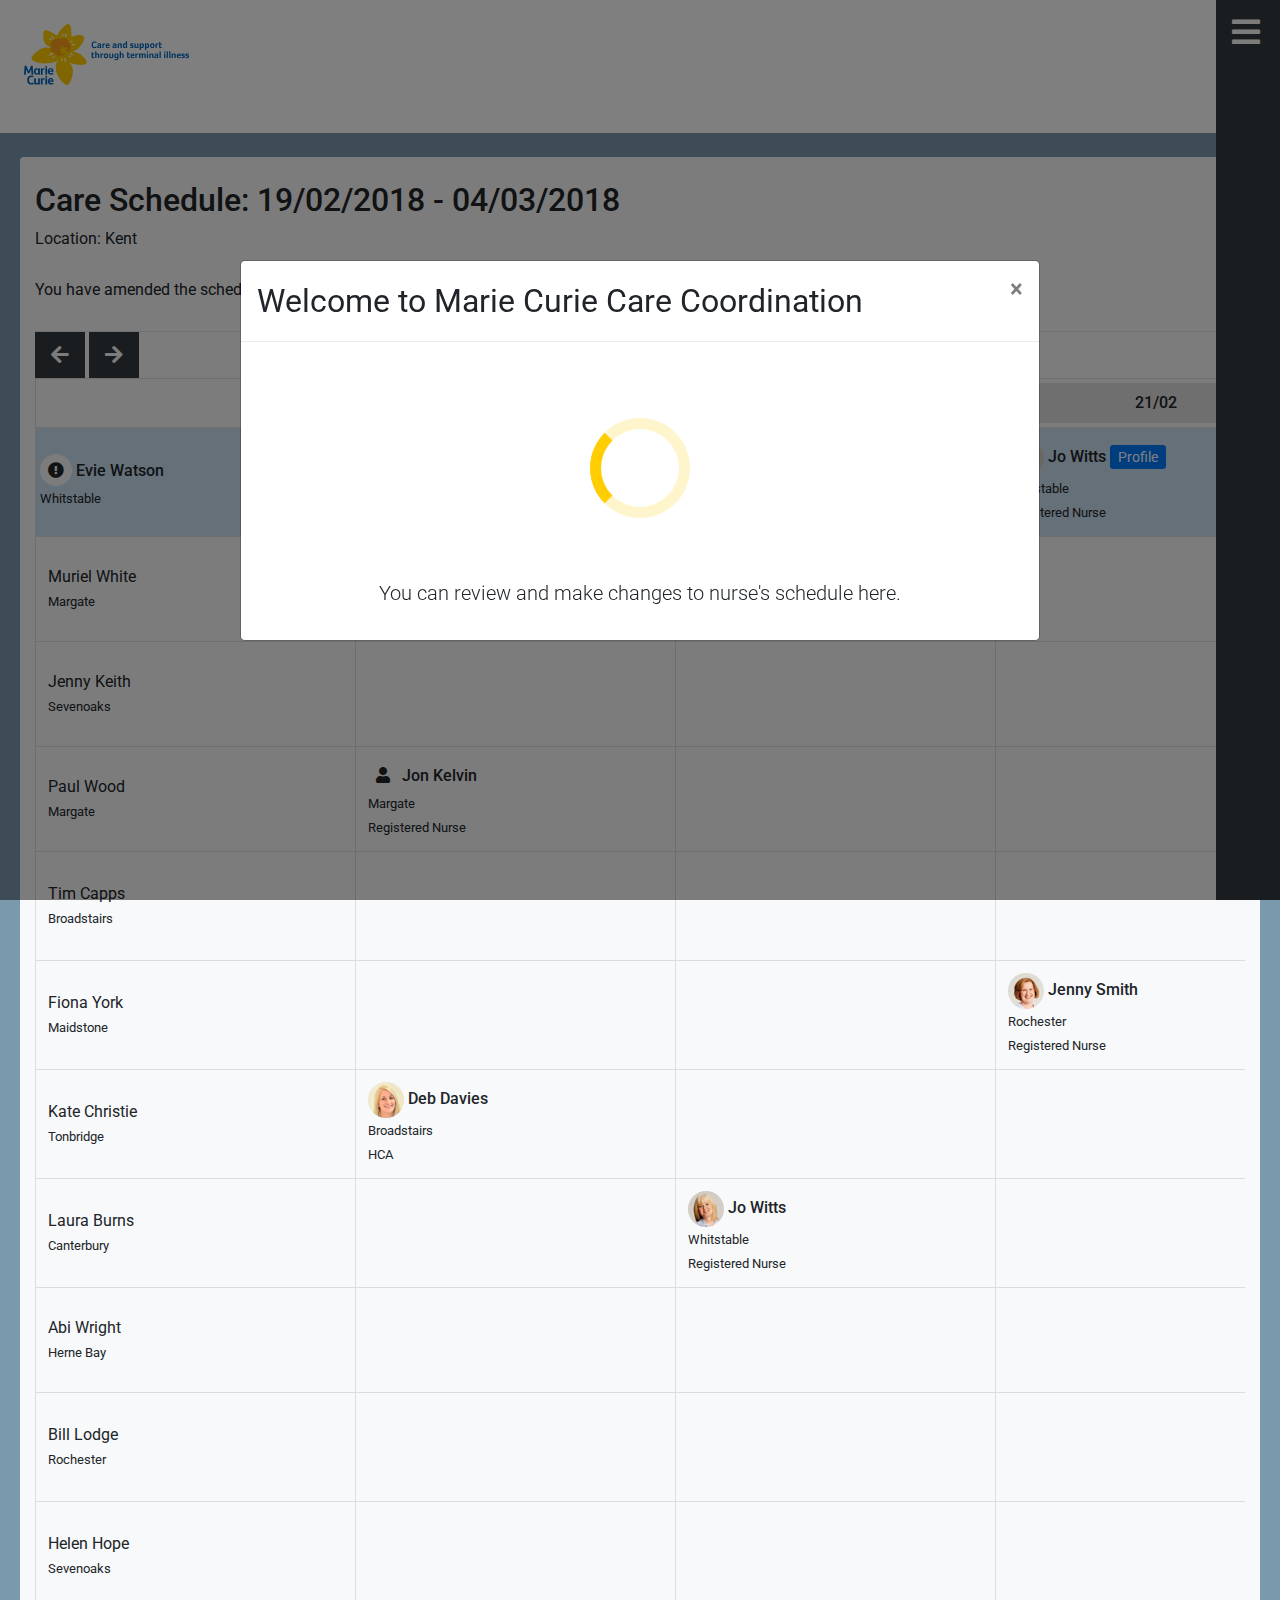
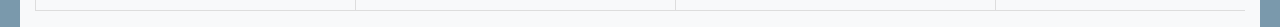
<file: no-conflicts/index.html>
<!doctype html>

<head>
    <meta charset="utf-8">
    <meta name="viewport" content="width=device-width, initial-scale=1, shrink-to-fit=no">
    <title>Marie Curie Care Coordination - View Schedule</title>

    <link rel="stylesheet" href="https://maxcdn.bootstrapcdn.com/bootstrap/4.0.0/css/bootstrap.min.css" integrity="sha384-Gn5384xqQ1aoWXA+058RXPxPg6fy4IWvTNh0E263XmFcJlSAwiGgFAW/dAiS6JXm"
        crossorigin="anonymous">
    <link rel="stylesheet" href="https://use.fontawesome.com/releases/v5.0.6/css/all.css">
    <link rel="stylesheet" href="https://fonts.googleapis.com/css?family=Roboto:300,400,500,700,900">

    <link rel="stylesheet" href="css/dragula.min.css">
    <link rel="stylesheet" href="css/main.css">
    <link rel="stylesheet" href="css/animate.min.css">
</head>

<body>
    <!-- page load modal -->

    <div id="loaderModal" class="modal fade" tabindex="-1" role="dialog">
        <div class="modal-dialog modal-lg modal-dialog-centered" role="document">
            <div class="modal-content">
                <div class="modal-header text-center">
                    <h2 class="font-weight-normal modal-title text-center">Welcome to Marie Curie Care Coordination</h2>
                    <button type="button" class="close" data-dismiss="modal" aria-label="Close">
                        <span aria-hidden="true">&times;</span>
                    </button>
                </div>
                <div class="modal-body text-center">
                    <div class="loader">Loading...</div>
                    <p class="lead">You can review and make changes to nurse's schedule here.</p>
                </div>
            </div>
        </div>
    </div>

    <!-- review modal -->

    <div id="reviewModal" class="modal fade" tabindex="-1" role="dialog">
        <div class="modal-dialog modal-lg modal-dialog-centered" role="document">
            <div class="modal-content">
                <div class="modal-header text-center">
                    <h2 class="font-weight-normal modal-title text-center">Marie Curie Care Coordination - Review</h2>
                    <button type="button" class="close" data-dismiss="modal" aria-label="Close">
                        <span aria-hidden="true">&times;</span>
                    </button>
                </div>
                <div class="modal-body text-center">
                    <div class="row">
                        <div class="col-sm-12">
                            <p class="lead">Please review your changes</p>
                        </div>
                        <div class="col-sm-12">
                            <a class="btn btn-lg btn-primary rounded bg-primary text-light border-primary" href="review.html">Review</a>
                        </div>
                    </div>
                </div>
            </div>
        </div>
    </div>

    <!-- profile modal -->

    <div id="profileModal" class="modal fade" tabindex="-1" role="dialog">
        <div class="modal-dialog modal-lg modal-dialog-centered" role="document">
            <div class="modal-content">
                <div class="modal-header text-center">
                    <h4 class="modal-title display-4">Jo Witts</h5>
                        <button type="button" class="close" data-dismiss="modal" aria-label="Close">
                            <span aria-hidden="true">&times;</span>
                        </button>
                </div>
                <div class="modal-body text-center">
                    <p class="lead">I'm a registered nurse working in the community in Lanarkshire, Scotland. I've been with Marie Curie for 10 years now</p>
                    <p class="lead"><strong>Location</strong>: Whitstable</p>
                    <p class="lead"><strong>Role</strong>: Registered Nurse</p>
                </div>
            </div>
        </div>
    </div>

    <!-- problems modal -->

    <div id="problemsModal" class="modal fade" tabindex="-1" role="dialog">
        <div class="modal-dialog modal-lg modal-dialog-centered" role="document">
            <div class="modal-content">
                <div class="modal-header text-center">
                    <h2 class="font-weight-normal modal-title text-center">Important</h2>
                    <button type="button" class="close" data-dismiss="modal" aria-label="Close">
                        <span aria-hidden="true">&times;</span>
                    </button>
                </div>
                <div class="modal-body text-center">
                    <div class="col-sm-12">
                        <p class="lead">We've successfully allocated care.</p>    
                    </div>                    
                    <div class="col-sm-12">
                            <a class="btn btn-lg btn-primary rounded bg-primary text-light border-primary" href="review.html">Skip to Review</a>
                        </div>
                </div>
            </div>
        </div>
    </div>

    <!-- success modal -->

    <div id="successModal" class="modal fade" tabindex="-1" role="dialog">
        <div class="modal-dialog modal-lg modal-dialog-centered" role="document">
            <div class="modal-content">
                <div class="modal-header text-center">
                    <h2 class="font-weight-normal modal-title text-center">Success</h2>
                    <button type="button" class="close" data-dismiss="modal" aria-label="Close">
                        <span aria-hidden="true">&times;</span>
                    </button>
                </div>
                <div class="modal-body text-center">
                    <p class="lead">There are problems with your allocations. Please update the appointment schedule.</p>
                </div>
            </div>
        </div>
    </div>

    <div class="sidenav bg-dark text-light">
        <div class="container">
            <div class="row">
                <div class="col-xs-2 sidenav-menu p-3">
                    <div class="">
                        <i class="fas fa-bars fa-2x"></i>
                        <i class="fas fa-times fa-2x d-none"></i>
                    </div>
                </div>
                <div class="sidenav-show-unavailable-message p-3 invisible d-none">
                    <div class="p-4 mb-2 bg-light rounded text-center">
                        <header>
                            <span class="text-donation-orange">Important</span>
                        </header>
                        <p class="text-dark">Sorry there are no nurses available on
                            <strong>23/2</strong>.</p>
                    </div>
                </div>
                <div id="mcAvailableNurses" class="col-xs-10 sidenav-options p-2">
                    <div class="p-4 mb-2 bg-light rounded text-center">
                        <header>
                            <span class="text-donation-orange">Important</span>
                        </header>
                        <p class="text-dark">Nurses available for
                            <strong>Evie Watson</strong> from
                            <strong>19/02/2018</strong> to
                            <strong>04/03/2018</strong>.</p>
                    </div>
                    <div class="p-3 mb-2 bg-light text-dark rounded nurse-card">
                        <strong>
                            <i class="bg-light text-dark fa-user fas p-2 rounded-circle"></i> Vince Bright</strong>
                        <br><small>Herne Bay</small>
                        <br>
                        <small>HCA</small>
                    </div>
                    <div class="p-3 mb-2 bg-light text-dark rounded nurse-card">
                        <strong>
                            <img alt="Marie Taylor" src="img/marie-taylor.png" class="rounded-circle"> Marie Taylor
                        </strong>
                        <br><small>Margate</small>
                        <br>
                        <small>Registered Nurse</small>
                    </div>
                    <div class="p-3 mb-2 bg-light text-dark rounded nurse-card">
                        <strong>
                            <img alt="Maddy Burns" src="img/maddy-burns.png" class="rounded-circle"> Maddy Burns
                        </strong>
                        <br><small>Whitstable</small>
                        <br>
                        <small>Registered Nurse</small>
                    </div>
                </div>
            </div>
        </div>
    </div>

    <div class="header">
        <div class="container-fluid">
            <div class="row">
                <div class="col-sm-2 p-4">
                    <header>
                        <img alt="Marie Curie logo" class="img-fluid" src="img/logo-marie-curie.svg" />
                    </header>
                    <br>
                </div>
                <div class="col-sm-10 text-right"></div>
            </div>
        </div>
    </div>

    <div class="container-fluid bg-muted">
        <div class="container">
            <br>
            <div class="row bg-light rounded-top">

                <!-- messages panel -->

                <div class="col-sm-12">
                    <br>
                    <h2>Care Schedule: 19/02/2018 - 04/03/2018</h2>
                    <p>Location: Kent</p>
                </div>
                <div class="col-sm-12 messages">
                    <p>You have amended the schedule -
                        <a class="btn btn-lg btn-primary rounded bg-primary text-light border-primary animated infinite pulse" data-toggle="modal"
                            data-target="#reviewModal">
                            <i class="fas fa-save"></i> Final Review
                        </a>
                    </p>
                </div>

                <div class="col-sm-12">
                    <div class="row">
                        <div class="col-sm-12 text-left">
                            <div class="border-top">
                                <a id="scrollLeft" class="btn btn-lg btn-dark text-light border-0 rounded-0">
                                    <i class="fas fa-arrow-left"></i>
                                </a>
                                <a id="scrollRight" class="btn btn-lg btn-dark text-light border-0 rounded-0">
                                    <i class="fas fa-arrow-right"></i>
                                </a>
                            </div>
                        </div>
                    </div>

                    <div class="row">
                        <div class="col-sm-12">
                            <div class="schedule table-responsive">
                                <table class="table">
                                    <thead>
                                        <tr>
                                            <th class="col-bigger" scope="col"></th>
                                            <th class="text-center" scope="col">
                                                <div class="bg-light-gray rounded p-2">19/02</div>
                                            </th>
                                            <th class="text-center" scope="col">
                                                <div class="bg-light-gray rounded p-2">20/02</div>
                                            </th>
                                            <th class="text-center" scope="col">
                                                <div class="bg-light-gray rounded p-2">21/02</div>
                                            </th>
                                            <th class="text-center" scope="col">
                                                <div class="bg-light-gray rounded p-2">22/02</div>
                                            </th>
                                            <th class="text-center" scope="col">
                                                <div class="bg-light-gray rounded p-2">23/02</div>
                                            </th>
                                            <th class="text-center" scope="col">
                                                <div class="bg-light-gray rounded p-2">24/02</div>
                                            </th>
                                            <th class="text-center" scope="col">
                                                <div class="bg-light-gray rounded p-2">25/02</div>
                                            </th>
                                            <th class="text-center" scope="col">
                                                <div class="bg-light-gray rounded p-2">26/02</div>
                                            </th>
                                            <th class="text-center" scope="col">
                                                <div class="bg-light-gray rounded p-2">27/02</div>
                                            </th>
                                            <th class="text-center" scope="col">
                                                <div class="bg-light-gray rounded p-2">28/02</div>
                                            </th>
                                            <th class="text-center" scope="col">
                                                <div class="bg-light-gray rounded p-2">01/03</div>
                                            </th>
                                            <th class="text-center" scope="col">
                                                <div class="bg-light-gray rounded p-2">02/03</div>
                                            </th>
                                            <th class="text-center" scope="col">
                                                <div class="bg-light-gray rounded p-2">03/03</div>
                                            </th>
                                            <th class="text-center" scope="col">
                                                <div class="bg-light-gray rounded p-2">04/03</div>
                                            </th>
                                        </tr>
                                    </thead>
                                    <tbody>
                                        <tr class="" style="background:#CCE0F2;">
                                            <th scope="row">
                                                <i class="bg-light fas fa-exclamation-circle p-2 rounded-circle"></i> Evie Watson
                                                <br>
                                                <small>Whitstable</small>
                                            </th>
                                            <td></td>
                                            <td></td>
                                            <td>
                                                <strong>
                                                    <img alt="Jo Witts" src="img/jo-witts.png" class="rounded-circle"> Jo Witts
                                                </strong>
                                                <a class="btn-sm btn-primary" href="" data-toggle="modal" data-target="#profileModal">Profile</a>
                                                <br><small>Whitstable</small>
                                                <br>
                                                <small>Registered Nurse</small>
                                            </td>
                                            <td></td>
                                            <td></td>
                                            <td></td>
                                            <td></td>
                                            <td></td>
                                            <td>
                                                <strong>
                                                    <img alt="Jo Witts" src="img/jo-witts.png" class="rounded-circle"> Jo Witts
                                                </strong>
                                                <a class="mt-4 btn-sm btn-primary" href="" data-toggle="modal" data-target="#profileModal">Profile</a>
                                                <br><small>Whitstable</small>
                                                <br>
                                                <small>Registered Nurse</small>
                                            </td>
                                            <td></td>
                                            <td></td>
                                            <td></td>
                                            <td></td>
                                            <td></td>
                                            <td></td>
                                        </tr>
                                        <tr>
                                            <td>Muriel White<br>
                                                <small>Margate</small></td>
                                            <td></td>
                                            <td>
                                                <strong>
                                                    <i class="bg-light fa-user fas p-2 rounded-circle"></i> Jon Kelvin
                                                </strong>
                                                <br><small>Margate</small>
                                                <br>
                                                <small>Registered Nurse</small>
                                            </td>
                                            <td></td>
                                            <td></td>
                                            <td></td>
                                            <td></td>
                                            <td></td>
                                            <td></td>
                                            <td>
                                                <strong>
                                                    <i class="bg-light fa-user fas p-2 rounded-circle"></i> Jon Kelvin
                                                </strong>
                                                <br><small>Margate</small>
                                                <br>
                                                <small>Registered Nurse</small>
                                            </td>
                                            <td></td>
                                            <td></td>
                                            <td></td>
                                            <td></td>
                                            <td></td>
                                        </tr>
                                        <tr>
                                            <td>Jenny Keith<br>
                                                <small>Sevenoaks</small></td>
                                            <td></td>
                                            <td></td>
                                            <td></td>
                                            <td></td>
                                            <td>
                                                <strong>
                                                    <i class="bg-light fa-user fas p-2 rounded-circle"></i> Jon Kelvin
                                                </strong>
                                                <br><small>Margate</small>
                                                <br>
                                                <small>Registered Nurse</small>
                                            </td>
                                            <td></td>
                                            <td></td>
                                            <td></td>
                                            <td></td>
                                            <td></td>
                                            <td></td>
                                            <td>
                                                <strong>
                                                    <i class="bg-light fa-user fas p-2 rounded-circle"></i> Jon Kelvin
                                                </strong>
                                                <br><small>Margate</small>
                                                <br>
                                                <small>Registered Nurse</small>
                                            </td>
                                            <td></td>
                                            <td></td>
                                        </tr>
                                        <tr>
                                            <td>Paul Wood<br>
                                                <small>Margate</small></td>
                                                <td>
                                                    <strong>
                                                        <i class="bg-light fa-user fas p-2 rounded-circle"></i> Jon Kelvin
                                                    </strong>
                                                    <br><small>Margate</small>
                                                    <br>
                                                    <small>Registered Nurse</small>
                                                </td>
                                            <td></td>
                                            <td></td>
                                            <td></td>
                                            <td></td>
                                            <td></td>
                                            <td></td>
                                            <td>
                                                <strong>
                                                    <i class="bg-light fa-user fas p-2 rounded-circle"></i> Jon Kelvin
                                                </strong>
                                                <br><small>Margate</small>
                                                <br>
                                                <small>Registered Nurse</small>
                                            </td>
                                            <td></td>
                                            <td></td>
                                            <td></td>
                                            <td></td>
                                            <td></td>
                                            <td></td>
                                        </tr>
                                        <tr>
                                            <td>Tim Capps<br>
                                                <small>Broadstairs</small></td>
                                            <td></td>
                                            <td></td>
                                            <td></td>
                                            <td>
                                                <strong>
                                                    <img alt="Deb Davies" src="img/deb-davies.png" class="rounded-circle"> Deb Davies
                                                </strong>
                                                <br><small>Broadstairs</small>
                                                <br>
                                                <small>HCA</small>
                                            </td>
                                            <td></td>
                                            <td></td>
                                            <td></td>
                                            <td></td>
                                            <td></td>
                                            <td></td>
                                            <td>
                                                <strong>
                                                    <img alt="Deb Davies" src="img/deb-davies.png" class="rounded-circle"> Deb Davies
                                                </strong>
                                                <br><small>Broadstairs</small>
                                                <br>
                                                <small>HCA</small>
                                            </td>
                                            <td></td>
                                            <td></td>
                                            <td></td>
                                        </tr>
                                        <tr>
                                            <td>Fiona York<br>
                                                <small>Maidstone</small></td>
                                            <td></td>
                                            <td></td>
                                            <td>
                                                <strong>
                                                    <img alt="Jenny Smith" src="img/jenny-smith.png" class="rounded-circle"> Jenny Smith
                                                </strong>
                                                <br><small>Rochester</small>
                                                <br>
                                                <small>Registered Nurse</small>
                                            </td>
                                            <td></td>
                                            <td></td>
                                            <td></td>
                                            <td></td>
                                            <td></td>
                                            <td></td>
                                            <td>
                                                <strong>
                                                    <img alt="Jenny Smith" src="img/jenny-smith.png" class="rounded-circle"> Jenny Smith
                                                </strong>
                                                <br><small>Rochester</small>
                                                <br>
                                                <small>Registered Nurse</small>
                                            </td>
                                            <td></td>
                                            <td></td>
                                            <td></td>
                                            <td></td>
                                        </tr>
                                        <tr>
                                            <td>Kate Christie<br>
                                                <small>Tonbridge</small></td>
                                            <td>
                                                <strong>
                                                    <img alt="Deb Davies" src="img/deb-davies.png" class="rounded-circle"> Deb Davies
                                                </strong>
                                                <br><small>Broadstairs</small>
                                                <br>
                                                <small>HCA</small>
                                            </td>
                                            <td></td>
                                            <td></td>
                                            <td></td>
                                            <td></td>
                                            <td></td>
                                            <td></td>
                                            <td>
                                                <strong>
                                                    <img alt="Deb Davies" src="img/deb-davies.png" class="rounded-circle"> Deb Davies
                                                </strong>
                                                <br><small>Broadstairs</small>
                                                <br>
                                                <small>HCA</small>
                                            </td>
                                            <td></td>
                                            <td></td>
                                            <td></td>
                                            <td></td>
                                            <td></td>
                                            <td></td>
                                        </tr>
                                        <tr>
                                            <td>Laura Burns<br>
                                                <small>Canterbury</small></td>
                                            <td></td>
                                            <td>
                                                <strong>
                                                    <img alt="Jo Witts" src="img/jo-witts.png" class="rounded-circle"> Jo Witts
                                                </strong>
                                                <br><small>Whitstable</small>
                                                <br>
                                                <small>Registered Nurse</small>
                                            </td>
                                            <td></td>
                                            <td></td>
                                            <td></td>
                                            <td></td>
                                            <td></td>
                                            <td></td>
                                            <td>
                                                <strong>
                                                    <img alt="Jo Witts" src="img/jo-witts.png" class="rounded-circle"> Jo Witts
                                                </strong>
                                                <br><small>Whitstable</small>
                                                <br>
                                                <small>Registered Nurse</small>
                                            </td>
                                            <td></td>
                                            <td></td>
                                            <td></td>
                                            <td></td>
                                            <td></td>
                                        </tr>
                                        <tr>
                                            <td>Abi Wright<br>
                                                <small>Herne Bay</small></td>
                                            <td></td>
                                            <td></td>
                                            <td></td>
                                            <td>
                                                <strong>
                                                    <i class="bg-light fa-user fas p-2 rounded-circle"></i> Vince Bright
                                                </strong>
                                                <br><small>Herne Bay</small>
                                                <br>
                                                <small>HCA</small>
                                            </td>
                                            <td></td>
                                            <td></td>
                                            <td></td>
                                            <td></td>
                                            <td></td>
                                            <td></td>
                                            <td>
                                                <strong>
                                                    <i class="bg-light fa-user fas p-2 rounded-circle"></i> Vince Bright
                                                </strong>
                                                <br><small>Herne Bay</small>
                                                <br>
                                                <small>HCA</small>
                                            </td>
                                            <td></td>
                                            <td></td>
                                            <td></td>
                                        </tr>
                                        <tr>
                                            <td>Bill Lodge<br>
                                                <small>Rochester</small></td>
                                            <td></td>
                                            <td></td>
                                            <td></td>
                                            <td></td>
                                            <td></td>
                                            <td>
                                                <strong>
                                                    <img alt="Jenny Smith" src="img/jenny-smith.png" class="rounded-circle"> Jenny Smith
                                                </strong>
                                                <br><small>Rochester</small>
                                                <br>
                                                <small>Registered Nurse</small>
                                            </td>
                                            <td></td>
                                            <td></td>
                                            <td></td>
                                            <td></td>
                                            <td></td>
                                            <td></td>
                                            <td>
                                                <strong>
                                                    <img alt="Jenny Smith" src="img/jenny-smith.png" class="rounded-circle"> Jenny Smith
                                                </strong>
                                                <br><small>Rochester</small>
                                                <br>
                                                <small>Registered Nurse</small>
                                            </td>
                                            <td></td>
                                        </tr>
                                        <tr>
                                            <td>Helen Hope<br>
                                                <small>Sevenoaks</small></td>
                                            <td></td>
                                            <td></td>
                                            <td></td>
                                            <td></td>
                                            <td></td>
                                            <td></td>
                                            <td>
                                                <strong>
                                                    <img alt="Marie Taylor" src="img/marie-taylor.png" class="rounded-circle"> Marie Taylor
                                                </strong>
                                                <br><small>Margate</small>
                                                <br>
                                                <small>Registered Nurse</small>
                                            </td>
                                            <td></td>
                                            <td></td>
                                            <td></td>
                                            <td></td>
                                            <td></td>
                                            <td></td>
                                            <td>
                                                <strong>
                                                    <img alt="Marie Taylor" src="img/marie-taylor.png" class="rounded-circle"> Marie Taylor
                                                </strong>
                                                <br><small>Margate</small>
                                                <br>
                                                <small>Registered Nurse</small>
                                            </td>
                                        </tr>
                                    </tbody>
                                </table>
                            </div>
                        </div>
                    </div>
                </div>
            </div>
        </div>

        <script src="libs/jquery-3.3.1.min.js"></script>
        <script src="https://cdnjs.cloudflare.com/ajax/libs/popper.js/1.12.9/umd/popper.min.js" integrity="sha384-ApNbgh9B+Y1QKtv3Rn7W3mgPxhU9K/ScQsAP7hUibX39j7fakFPskvXusvfa0b4Q"
            crossorigin="anonymous"></script>
        <script src="https://maxcdn.bootstrapcdn.com/bootstrap/4.0.0/js/bootstrap.min.js" integrity="sha384-JZR6Spejh4U02d8jOt6vLEHfe/JQGiRRSQQxSfFWpi1MquVdAyjUar5+76PVCmYl"
            crossorigin="anonymous"></script>

        <script src="libs/dragula.min.js"></script>
        <script src="js/main.js"></script>

        <script>
            // show modal on load

            $(document).ready(function () {
                $("#loaderModal").modal('show');
                setTimeout(function () {
                    $("#loaderModal").modal('hide');
                    $("#problemsModal").modal('show');
                }, 4000);

                $('#problemsModal').on('hidden.bs.modal', function (e) {
                    document.querySelector('.schedule tbody tr:first-child').classList.add(
                        'bg-info-muted');
                })
            });
        </script>
</body>

</html>
</file>
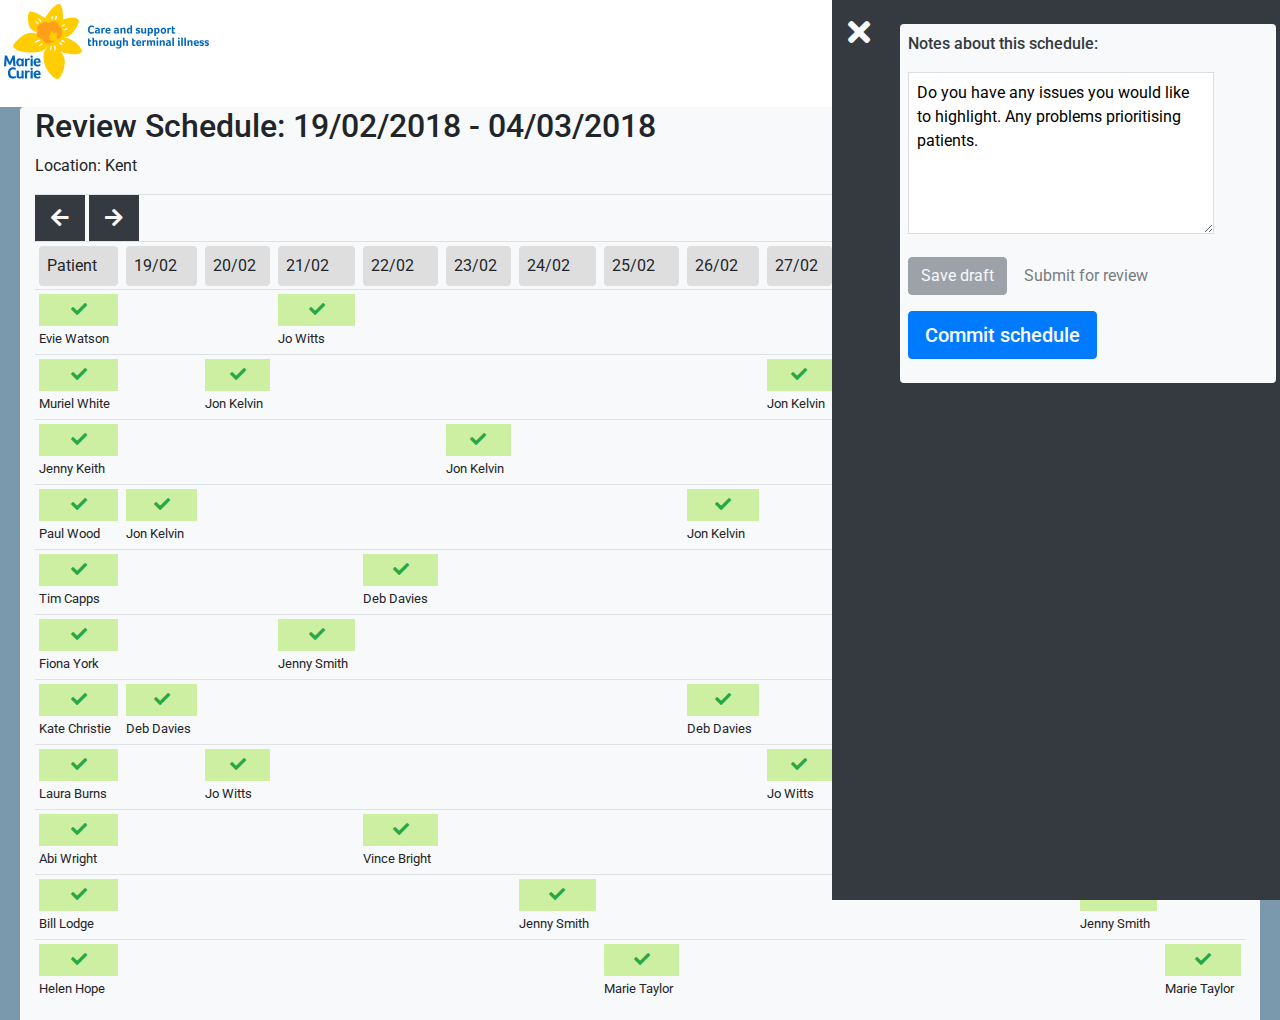
<file: conflicts/review.html>
<!doctype html>

<head>
    <meta charset="utf-8">
    <meta name="viewport" content="width=device-width, initial-scale=1, shrink-to-fit=no">
    <title>Marie Curie Care Coordination - Review Schedule</title>

    <link rel="stylesheet" href="https://maxcdn.bootstrapcdn.com/bootstrap/4.0.0/css/bootstrap.min.css" integrity="sha384-Gn5384xqQ1aoWXA+058RXPxPg6fy4IWvTNh0E263XmFcJlSAwiGgFAW/dAiS6JXm"
        crossorigin="anonymous">
    <link rel="stylesheet" href="https://use.fontawesome.com/releases/v5.0.6/css/all.css">
    <link rel="stylesheet" href="https://fonts.googleapis.com/css?family=Roboto:300,400,500,700,900">

    <link rel="stylesheet" href="css/dragula.min.css">
    <link rel="stylesheet" href="css/main.css">
    <link rel="stylesheet" href="css/animate.min.css">
</head>

<body>
    <div id="loaderModal" class="modal fade" tabindex="-1" role="dialog">
        <div class="modal-dialog modal-lg modal-dialog-centered" role="document">
            <div class="modal-content">
                <div class="modal-header text-center">
                    <h2 class="font-weight-normal modal-title text-center">Welcome to Marie Curie Care Coordination</h2>
                    <button type="button" class="close" data-dismiss="modal" aria-label="Close">
                        <span aria-hidden="true">&times;</span>
                    </button>
                </div>
                <div class="modal-body text-center">
                    <div class="loader">Loading...</div>
                    <p class="lead">You can review and make changes to nurse's schedule here.</p>
                </div>
            </div>
        </div>
    </div>

    <!-- review modal -->

    <div id="reviewModal" class="modal fade" tabindex="-1" role="dialog">
        <div class="modal-dialog modal-lg modal-dialog-centered" role="document">
            <div class="modal-content">
                <div class="modal-header text-center">
                    <h2 class="font-weight-normal modal-title text-center">Marie Curie Care Coordination - Review</h2>
                    <button type="button" class="close" data-dismiss="modal" aria-label="Close">
                        <span aria-hidden="true">&times;</span>
                    </button>
                </div>
                <div class="modal-body text-center">
                    <div class="row">
                        <div class="col-sm-12">
                            <p class="lead">Please review your changes</p>
                        </div>
                        <div class="col-sm-12">
                            <a class="btn btn-lg btn-primary rounded bg-primary text-light border-primary" href="review.html">Review</a>
                        </div>
                    </div>
                </div>
            </div>
        </div>
    </div>

    <!-- problems modal -->

    <div id="problemsModal" class="modal fade" tabindex="-1" role="dialog">
        <div class="modal-dialog modal-lg modal-dialog-centered" role="document">
            <div class="modal-content">
                <div class="modal-header text-center">
                    <h2 class="font-weight-normal modal-title text-center">Important</h2>
                    <button type="button" class="close" data-dismiss="modal" aria-label="Close">
                        <span aria-hidden="true">&times;</span>
                    </button>
                </div>
                <div class="modal-body text-center">
                    <p class="lead">There are problems with your allocations. Please update the appointment schedule.</p>
                </div>
            </div>
        </div>
    </div>

    <!-- success modal -->

    <div id="successModal" class="modal fade" tabindex="-1" role="dialog">
        <div class="modal-dialog modal-lg modal-dialog-centered" role="document">
            <div class="modal-content">
                <div class="modal-header text-center">
                    <h2 class="font-weight-normal modal-title text-center">Success</h2>
                    <button type="button" class="close" data-dismiss="modal" aria-label="Close">
                        <span aria-hidden="true">&times;</span>
                    </button>
                </div>
                <div class="modal-body text-center">
                    <p class="lead">Your schedule has been committed. Nurses and patients allocated for this schedule will be notified.
                        <br>
                        <strong>Please click the close button</strong> at the top-right corner of the window to end the session</p>
                    <p class="lead">
                        <strong>Notes</strong>
                        <hr>
                    </p>
                </div>
            </div>
        </div>
    </div>

    <div class="sidenav is-active bg-dark text-light">
        <div class="container">
            <div class="row">
                <div class="col-xs-2 sidenav-menu p-3">
                    <div class="">
                        <i class="fas fa-bars fa-2x d-none"></i>
                        <i class="fas fa-times fa-2x d-inline-block"></i>
                    </div>
                </div>
                <div id="" class="col-xs-10 sidenav-options p-1 pt-4">
                    <div class="p-2 mb-2 bg-light rounded">
                        <p>
                            <strong class="text-dark">Notes about this schedule:</strong>
                        </p>
                        <p>
                            <textarea class="p-2 review-comments" rows="6" cols="30" style="border: 1px solid #ddd;">Do you have any issues you would like to highlight. Any problems prioritising patients.</textarea>
                        </p>
                        <p>
                            <a class="disabled btn btn-md btn-secondary rounded text-light border-secondary" data-toggle="modal" data-target="">
                                Save draft</a>
                            <a class="disabled btn btn-md btn-outline-light btn-outline-primary disabled rounded text-dark" data-toggle="modal" data-target="">
                                Submit for review</a>
                        </p>
                        <p>
                            <a class="commit-schedule btn btn-lg btn-primary rounded bg-primary text-light border-primary animated infinite pulse" data-toggle="modal"
                                data-target="#successModal">
                                <strong>Commit schedule</strong>
                            </a>
                        </p>
                    </div>

                </div>
            </div>
        </div>
    </div>

    <div class="header">
        <div class="container-fluid">

            <div class="row">
                <div class="col-sm-2 p-1">
                    <header>
                        <img alt="Marie Curie logo" class="img-fluid" src="img/logo-marie-curie.svg" />
                    </header>
                    <br>
                </div>
                <div class="col-sm-10 text-right"></div>
            </div>
        </div>
    </div>

    <div class="container-fluid bg-muted">
        <div class="container">
            <div class="row bg-light rounded-top">
                <div class="col-sm-12">
                    <header>
                        <h2>Review Schedule: 19/02/2018 - 04/03/2018</h2>
                        <p>Location: Kent</p>
                    </header>
                </div>

                <div class="col-sm-12">
                    <div class="row">
                        <div class="col-sm-12 text-left">
                            <div class="border-top">
                                <a data-direction="prev" class="btn btn-lg btn-dark text-light border-0 rounded-0">
                                    <i class="fas fa-arrow-left"></i>
                                </a>
                                <a data-direction="next" class="btn btn-lg btn-dark text-light border-0 rounded-0">
                                    <i class="fas fa-arrow-right"></i>
                                </a>
                            </div>
                        </div>
                    </div>

                    <div class="row">
                        <div class="col-sm-12">
                            <div class="schedule is-reviewed table-responsive">
                                <table class="table">
                                    <thead class="schedule-head__rows"></thead>
                                    <tbody class="is-reviewed__rows"></tbody>
                                </table>
                            </div>
                        </div>
                    </div>
                </div>
            </div>
        </div>

        <script src="libs/jquery-3.3.1.min.js"></script>
        <script src="https://cdnjs.cloudflare.com/ajax/libs/popper.js/1.12.9/umd/popper.min.js" integrity="sha384-ApNbgh9B+Y1QKtv3Rn7W3mgPxhU9K/ScQsAP7hUibX39j7fakFPskvXusvfa0b4Q"
            crossorigin="anonymous"></script>
        <script src="https://maxcdn.bootstrapcdn.com/bootstrap/4.0.0/js/bootstrap.min.js" integrity="sha384-JZR6Spejh4U02d8jOt6vLEHfe/JQGiRRSQQxSfFWpi1MquVdAyjUar5+76PVCmYl"
            crossorigin="anonymous"></script>

        <script src="libs/dragula.min.js"></script>
        <script src="js/common.js"></script>
        <script src="js/main.js"></script>
        <script src="js/review.js"></script>

        <script>
            $('#successModal').on('hidden.bs.modal', function (e) {
                window.location.assign("thank-you.html")
            })
        </script>
</body>

</html>
</file>
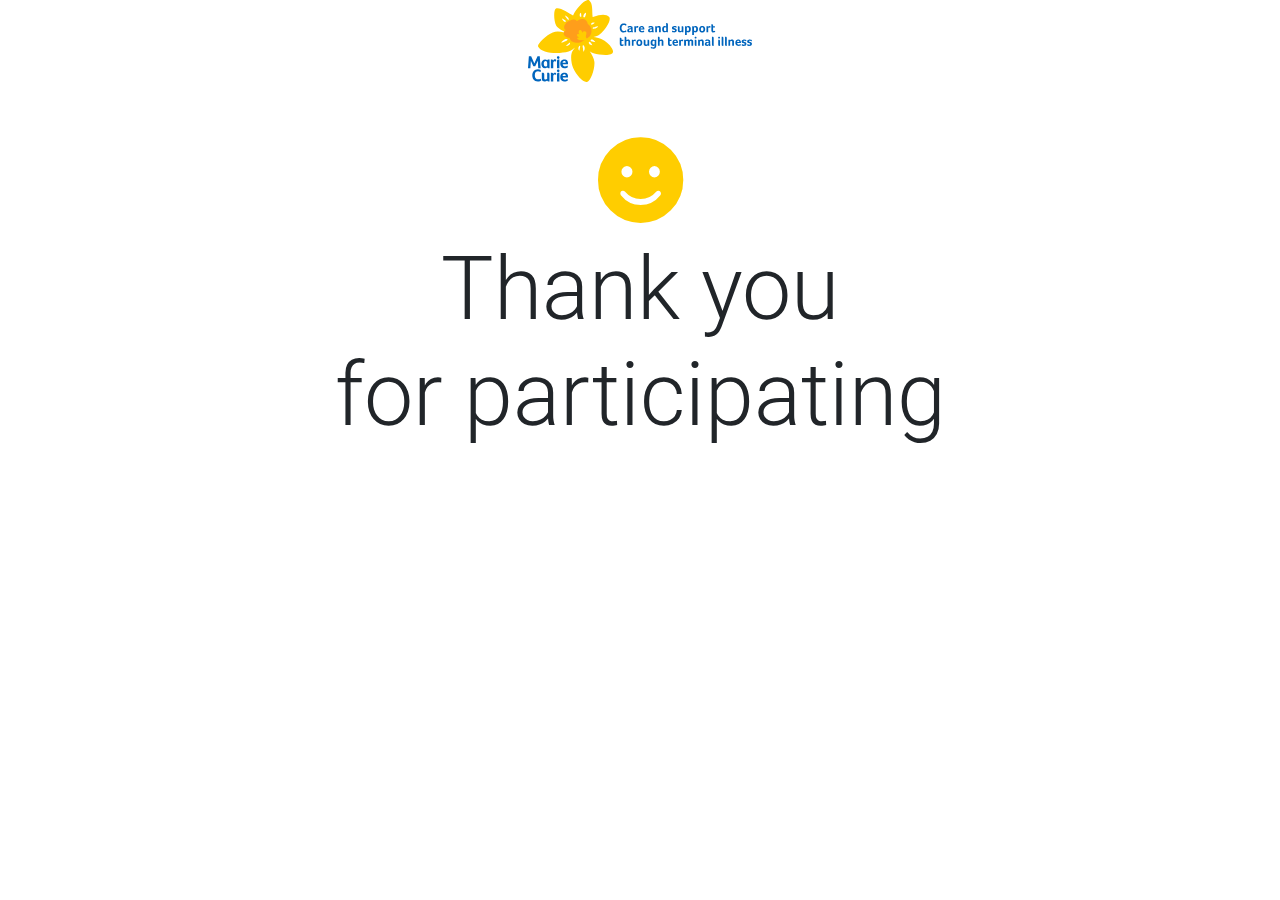
<file: conflicts/thank-you.html>
<!DOCTYPE html>
<html lang="en">

<head>
    <meta charset="UTF-8">
    <meta name="viewport" content="width=device-width, initial-scale=1.0">
    <meta http-equiv="X-UA-Compatible" content="ie=edge">
    <title>Marie Curie Care Coordination – Thank You</title>

    <link rel="stylesheet" href="https://maxcdn.bootstrapcdn.com/bootstrap/4.0.0/css/bootstrap.min.css" integrity="sha384-Gn5384xqQ1aoWXA+058RXPxPg6fy4IWvTNh0E263XmFcJlSAwiGgFAW/dAiS6JXm"
        crossorigin="anonymous">
    <link rel="stylesheet" href="https://use.fontawesome.com/releases/v5.0.6/css/all.css">
    <link rel="stylesheet" href="https://fonts.googleapis.com/css?family=Roboto:300,400,500,700,900">

    <link rel="stylesheet" href="css/animate.min.css">
</head>

<body class="text-center">
    <img alt="Marie Curie logo" class="img-fluid" src="img/logo-marie-curie.svg" style="max-width: 14rem;" />
    <br>
    <br>
    <br>
    <h1 class="display-2">
        <i class="animated infinite pulse fas fa-smile" style="color: #ffcd00;"></i>
        <br>
        <span class="">Thank you
            <br>for participating</span>
    </h1>

</body>

</html>
</file>
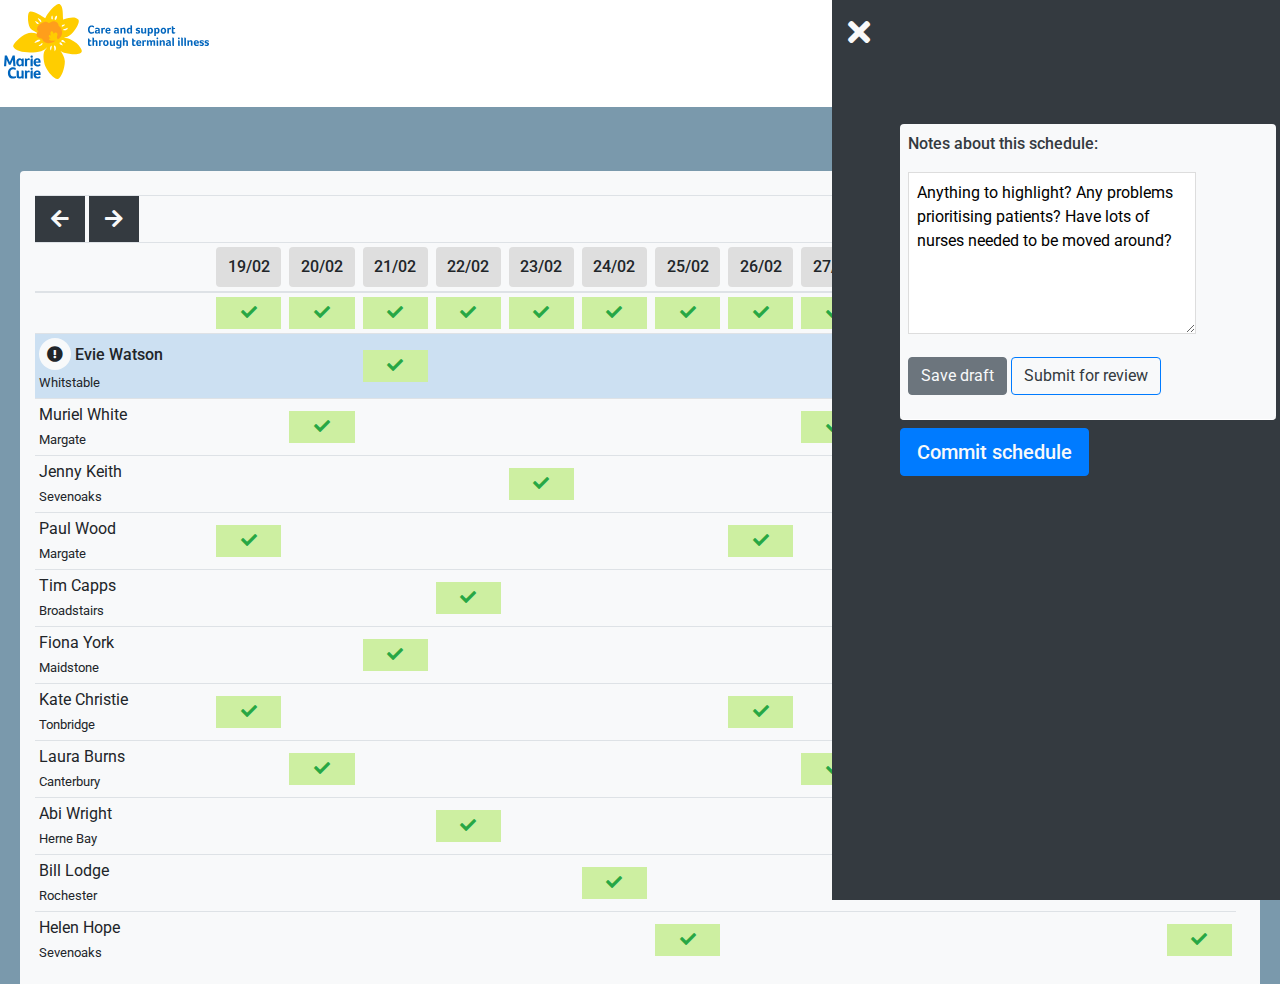
<file: no-conflicts/review.html>
<!doctype html>

<head>
    <meta charset="utf-8">
    <meta name="viewport" content="width=device-width, initial-scale=1, shrink-to-fit=no">
    <title>Marie Curie Care Coordination - Review Schedule</title>

    <link rel="stylesheet" href="https://maxcdn.bootstrapcdn.com/bootstrap/4.0.0/css/bootstrap.min.css" integrity="sha384-Gn5384xqQ1aoWXA+058RXPxPg6fy4IWvTNh0E263XmFcJlSAwiGgFAW/dAiS6JXm"
        crossorigin="anonymous">
    <link rel="stylesheet" href="https://use.fontawesome.com/releases/v5.0.6/css/all.css">
    <link rel="stylesheet" href="https://fonts.googleapis.com/css?family=Roboto:300,400,500,700,900">

    <link rel="stylesheet" href="css/dragula.min.css">
    <link rel="stylesheet" href="css/main.css">
    <link rel="stylesheet" href="css/animate.min.css">
</head>

<body>
    <div id="loaderModal" class="modal fade" tabindex="-1" role="dialog">
        <div class="modal-dialog modal-lg modal-dialog-centered" role="document">
            <div class="modal-content">
                <div class="modal-header text-center">
                    <h2 class="font-weight-normal modal-title text-center">Welcome to Marie Curie Care Coordination</h2>
                    <button type="button" class="close" data-dismiss="modal" aria-label="Close">
                        <span aria-hidden="true">&times;</span>
                    </button>
                </div>
                <div class="modal-body text-center">
                    <div class="loader">Loading...</div>
                    <p class="lead">You can review and make changes to nurse's schedule here.</p>
                </div>
            </div>
        </div>
    </div>

    <!-- review modal -->

    <div id="reviewModal" class="modal fade" tabindex="-1" role="dialog">
        <div class="modal-dialog modal-lg modal-dialog-centered" role="document">
            <div class="modal-content">
                <div class="modal-header text-center">
                    <h2 class="font-weight-normal modal-title text-center">Marie Curie Care Coordination - Review</h2>
                        <button type="button" class="close" data-dismiss="modal" aria-label="Close">
                            <span aria-hidden="true">&times;</span>
                        </button>
                </div>
                <div class="modal-body text-center">
                    <div class="row">
                        <div class="col-sm-12">
                            <p class="lead">Please review your changes</p>
                        </div>
                        <div class="col-sm-12">
                            <a class="btn btn-lg btn-primary rounded bg-primary text-light border-primary" href="review.html">Review</a>
                        </div>
                    </div>
                </div>
            </div>
        </div>
    </div>

    <!-- profile modal -->

    <div id="profileModal" class="modal fade" tabindex="-1" role="dialog">
        <div class="modal-dialog modal-lg modal-dialog-centered" role="document">
            <div class="modal-content">
                <div class="modal-header text-center">
                    <h4 class="modal-title display-4">Nurse A - Profile</h5>
                        <button type="button" class="close" data-dismiss="modal" aria-label="Close">
                            <span aria-hidden="true">&times;</span>
                        </button>
                </div>
                <div class="modal-body text-center">
                    <p class="lead">Location - Skills - Contact details</p>
                </div>
            </div>
        </div>
    </div>

    <!-- problems modal -->

    <div id="problemsModal" class="modal fade" tabindex="-1" role="dialog">
        <div class="modal-dialog modal-lg modal-dialog-centered" role="document">
            <div class="modal-content">
                <div class="modal-header text-center">
                    <h2 class="font-weight-normal modal-title text-center">Important</h2>
                    <button type="button" class="close" data-dismiss="modal" aria-label="Close">
                        <span aria-hidden="true">&times;</span>
                    </button>
                </div>
                <div class="modal-body text-center">
                    <p class="lead">There are problems with your allocations. Please update the appointment schedule.</p>
                </div>
            </div>
        </div>
    </div>

    <!-- success modal -->

    <div id="successModal" class="modal fade" tabindex="-1" role="dialog">
        <div class="modal-dialog modal-lg modal-dialog-centered" role="document">
            <div class="modal-content">
                <div class="modal-header text-center">
                    <h2 class="font-weight-normal modal-title text-center">Success</h2>
                    <button type="button" class="close" data-dismiss="modal" aria-label="Close">
                        <span aria-hidden="true">&times;</span>
                    </button>
                </div>
                <div class="modal-body text-center">
                    <p class="lead">Your schedule has been committed. Nurses and patients allocated for this schedule will be notified.
                        <br>
                        <strong>Please click the close button</strong> at the top-right corner of the window to end the session</p>
                </div>
            </div>
        </div>
    </div>

    <div class="sidenav is-active bg-dark text-light">
        <div class="container">
            <div class="row">
                <div class="col-xs-2 sidenav-menu p-3">
                    <div class="">
                        <i class="fas fa-bars fa-2x d-none"></i>
                        <i class="fas fa-times fa-2x d-inline-block"></i>
                    </div>
                </div>
                <div id="" class="col-xs-10 sidenav-options p-1">
                    <!-- <div class="p-1 mb-2 bg-light rounded">
                        <header>
                            <span class="text-donation-orange">Important</span>
                        </header>
                        <p class="text-dark">Due to known term sickness, we are unable to delivery all care needs on the
                            <strong>25/2</strong>.</p>
                    </div> -->
                    <br/><br/><br/><br/><br/>
                    <div class="p-2 mb-2 bg-light rounded">
                        <p>
                          <strong class="text-dark">Notes about this schedule:</strong>
                        </p>
                        <p>
                            <textarea class="p-2" rows="6" cols="30" style="border: 1px solid #ddd;">Anything to highlight? Any problems prioritising patients? Have lots of nurses needed to be moved around?</textarea>
                        </p>
                        <p>
                            <a class="btn btn-md btn-secondary rounded text-light border-secondary" data-toggle="modal"
                                data-target=""> Save draft
                            </a>
                            <a class="btn btn-md btn-outline-primary rounded text-dark" data-toggle="modal"
                                data-target=""> Submit for review
                            </a>
                        </p>
                    </div>
                    <div>
                      <p>
                        <a class="btn btn-lg btn-primary rounded bg-primary text-light border-primary animated infinite pulse" data-toggle="modal"
                            data-target="#successModal"><strong>Commit schedule</strong>
                        </a>
                        </p>
                    </div>

                </div>
            </div>
        </div>
    </div>

    <div class="header">
        <div class="container-fluid">

            <div class="row">
                <div class="col-sm-2 p-1">
                    <header>
                        <img alt="Marie Curie logo" class="img-fluid" src="img/logo-marie-curie.svg" />
                    </header>
                    <br>
                </div>
                <div class="col-sm-10 text-right"></div>
            </div>
        </div>
    </div>

    <div class="container-fluid bg-muted">
        <div class="container">
            <!-- messages panel -->

            <div class="row">
                <div class="col-sm-12 messages invisible">
                    <p>You have changed the schedule -
                        <a class="btn btn-lg btn-primary rounded bg-success text-light border-success animated infinite pulse" data-toggle="modal"
                            data-target="#reviewModal">
                            <i class="fas fa-save"></i> Review schedule and save changes
                        </a>
                    </p>
                </div>
            </div>

            <div class="row bg-light rounded-top pt-4">
                <div id="" class="col-sm-12">
                    <div class="row">
                        <div class="col-sm-12 text-left">
                            <div class="border-top">
                                <a id="scrollLeft" class="btn btn-lg btn-dark text-light border-0 rounded-0">
                                    <i class="fas fa-arrow-left"></i>
                                </a>
                                <a id="scrollRight" class="btn btn-lg btn-dark text-light border-0 rounded-0">
                                    <i class="fas fa-arrow-right"></i>
                                </a>
                            </div>
                        </div>
                    </div>

                    <div class="row">
                        <div class="col-sm-12">
                            <div class="schedule is-reviewed table-responsive">
                                <table class="table">
                                    <thead>
                                        <tr>
                                            <th class="col-bigger" scope="col"></th>
                                            <th class="text-center" scope="col">
                                                <div class="bg-light-gray rounded p-2">19/02</div>
                                            </th>
                                            <th class="text-center" scope="col">
                                                <div class="bg-light-gray rounded p-2">20/02</div>
                                            </th>
                                            <th class="text-center" scope="col">
                                                <div class="bg-light-gray rounded p-2">21/02</div>
                                            </th>
                                            <th class="text-center" scope="col">
                                                <div class="bg-light-gray rounded p-2">22/02</div>
                                            </th>
                                            <th class="text-center" scope="col">
                                                <div class="bg-light-gray rounded p-2">23/02</div>
                                            </th>
                                            <th class="text-center" scope="col">
                                                <div class="bg-light-gray rounded p-2">24/02</div>
                                            </th>
                                            <th class="text-center" scope="col">
                                                <div class="bg-light-gray rounded p-2">25/02</div>
                                            </th>
                                            <th class="text-center" scope="col">
                                                <div class="bg-light-gray rounded p-2">26/02</div>
                                            </th>
                                            <th class="text-center" scope="col">
                                                <div class="bg-light-gray rounded p-2">27/02</div>
                                            </th>
                                            <th class="text-center" scope="col">
                                                <div class="bg-light-gray rounded p-2">28/02</div>
                                            </th>
                                            <th class="text-center" scope="col">
                                                <div class="bg-light-gray rounded p-2">01/03</div>
                                            </th>
                                            <th class="text-center" scope="col">
                                                <div class="bg-light-gray rounded p-2">02/03</div>
                                            </th>
                                            <th class="text-center" scope="col">
                                                <div class="bg-light-gray rounded p-2">03/03</div>
                                            </th>
                                            <th class="text-center" scope="col">
                                                <div class="bg-light-gray rounded p-2">04/03</div>
                                            </th>
                                        </tr>
                                    </thead>
                                    <tbody>
                                        <tr>
                                            <td></td>
                                            <td><div class="p-1 text-center bg-success">
                                                  <i class="fas fa-check text-success"></i>
                                              </div></td>
                                            <td><div class="p-1 text-center bg-success">
                                                  <i class="fas fa-check text-success"></i>
                                              </div></td>
                                            <td><div class="p-1 text-center bg-success">
                                                  <i class="fas fa-check text-success"></i>
                                              </div></td>
                                            <td><div class="p-1 text-center bg-success">
                                                  <i class="fas fa-check text-success"></i>
                                              </div></td>
                                            <td><div class="p-1 text-center bg-success">
                                                  <i class="fas fa-check text-success"></i>
                                              </div></td>
                                            <td><div class="p-1 text-center bg-success">
                                                  <i class="fas fa-check text-success"></i>
                                              </div></td>
                                            <td><div class="p-1 text-center bg-success">
                                                  <i class="fas fa-check text-success"></i>
                                              </div></td>
                                            <td><div class="p-1 text-center bg-success">
                                                  <i class="fas fa-check text-success"></i>
                                              </div></td>
                                            <td><div class="p-1 text-center bg-success">
                                                  <i class="fas fa-check text-success"></i>
                                              </div></td>
                                            <td><div class="p-1 text-center bg-success">
                                                  <i class="fas fa-check text-success"></i>
                                              </div></td>
                                            <td><div class="p-1 text-center bg-success">
                                                  <i class="fas fa-check text-success"></i>
                                              </div></td>
                                            <td><div class="p-1 text-center bg-success">
                                                  <i class="fas fa-check text-success"></i>
                                              </div></td>
                                            <td><div class="p-1 text-center bg-success">
                                                  <i class="fas fa-check text-success"></i>
                                              </div></td>
                                                <td>
                                                    <div class="p-1 text-center bg-success">
                                                  <i class="fas fa-check text-success"></i>
                                              </div>
                                                </td>
                                        </tr>
                                        
                                        <tr class="" style="background:#CCE0F2;">
                                            <th scope="row">
                                                <i class="bg-light fas fa-exclamation-circle p-2 rounded-circle"></i> Evie Watson
                                                <br>
                                                <small>Whitstable</small>
                                            </th>
                                            <td></td>
                                            <td></td>
                                            <td>
                                                <div class="p-1 text-center bg-success">
                                                  <i class="fas fa-check text-success"></i>
                                              </div>
                                            </td>
                                            <td></td>
                                            <td></td>
                                            <td></td>
                                            <td></td>
                                            <td></td>
                                            <td></td>
                                            <td></td>
                                            <td></td>
                                            <td></td>
                                            <td></td>
                                            <td></td>
                                            <td></td>
                                        </tr>
                                        <tr>
                                            <td>Muriel White<br>
                                                <small>Margate</small></td>
                                            <td></td>
                                            <td>
                                                <div class="p-1 text-center bg-success">
                                                  <i class="fas fa-check text-success"></i>
                                              </div>
                                            </td>
                                            <td></td>
                                            <td></td>
                                            <td></td>
                                            <td></td>
                                            <td></td>
                                            <td></td>
                                            <td><div class="p-1 text-center bg-success">
                                                  <i class="fas fa-check text-success"></i>
                                              </div></td>
                                            <td></td>
                                            <td></td>
                                            <td></td>
                                            <td></td>
                                            <td></td>
                                        </tr>
                                        <tr>
                                            <td>Jenny Keith<br>
                                                <small>Sevenoaks</small></td>
                                            <td></td>
                                            <td></td>
                                            <td></td>
                                            <td></td>
                                            <td>
                                                <div class="p-1 text-center bg-success">
                                                  <i class="fas fa-check text-success"></i>
                                              </div>
                                            </td>
                                            <td></td>
                                            <td></td>
                                            <td></td>
                                            <td></td>
                                            <td></td>
                                            <td></td>
                                            <td><div class="p-1 text-center bg-success">
                                                  <i class="fas fa-check text-success"></i>
                                              </div></td>
                                            <td></td>
                                            <td></td>
                                        </tr>
                                        <tr>
                                            <td>Paul Wood<br>
                                                <small>Margate</small></td>
                                            <td><div class="p-1 text-center bg-success">
                                                  <i class="fas fa-check text-success"></i>
                                              </div></td>
                                            <td></td>
                                            <td></td>
                                            <td></td>
                                            <td></td>
                                            <td></td>
                                            <td></td>
                                            <td>
                                                <div class="p-1 text-center bg-success">
                                                  <i class="fas fa-check text-success"></i>
                                              </div>
                                            </td>
                                            <td></td>
                                            <td></td>
                                            <td></td>
                                            <td></td>
                                            <td></td>
                                            <td></td>
                                        </tr>
                                        <tr>
                                            <td>Tim Capps<br>
                                                <small>Broadstairs</small></td>
                                            <td></td>
                                            <td></td>
                                            <td></td>
                                            <td>
                                                <div class="p-1 text-center bg-success">
                                                  <i class="fas fa-check text-success"></i>
                                              </div>
                                            </td>
                                            <td></td>
                                            <td></td>
                                            <td></td>
                                            <td></td>
                                            <td></td>
                                            <td></td>
                                            <td>
                                                <div class="p-1 text-center bg-success">
                                                  <i class="fas fa-check text-success"></i>
                                              </div>
                                            </td>
                                            <td></td>
                                            <td></td>
                                            <td></td>
                                        </tr>
                                        <tr>
                                            <td>Fiona York<br>
                                                <small>Maidstone</small></td>
                                            <td></td>
                                            <td></td>
                                            <td><div class="p-1 text-center bg-success">
                                                  <i class="fas fa-check text-success"></i>
                                              </div></td>
                                            <td></td>
                                            <td></td>
                                            <td></td>
                                            <td></td>
                                            <td></td>
                                            <td></td>
                                            <td><div class="p-1 text-center bg-success">
                                                  <i class="fas fa-check text-success"></i>
                                              </div></td>
                                            <td></td>
                                            <td></td>
                                            <td></td>
                                            <td></td>
                                        </tr>
                                        <tr>
                                            <td>Kate Christie<br>
                                                <small>Tonbridge</small></td>
                                            <td><div class="p-1 text-center bg-success">
                                                  <i class="fas fa-check text-success"></i>
                                              </div></td>
                                            <td></td>
                                            <td></td>
                                            <td></td>
                                            <td></td>
                                            <td></td>
                                            <td></td>
                                            <td><div class="p-1 text-center bg-success">
                                                  <i class="fas fa-check text-success"></i>
                                              </div></td>
                                            <td></td>
                                            <td></td>
                                            <td></td>
                                            <td></td>
                                            <td></td>
                                            <td></td>
                                        </tr>
                                        <tr>
                                            <td>Laura Burns<br>
                                                <small>Canterbury</small></td>
                                            <td></td>
                                            <td><div class="p-1 text-center bg-success">
                                                  <i class="fas fa-check text-success"></i>
                                              </div></td>
                                            <td></td>
                                            <td></td>
                                            <td></td>
                                            <td></td>
                                            <td></td>
                                            <td></td>
                                            <td><div class="p-1 text-center bg-success">
                                                  <i class="fas fa-check text-success"></i>
                                              </div></td>
                                            <td></td>
                                            <td></td>
                                            <td></td>
                                            <td></td>
                                            <td></td>
                                        </tr>
                                        <tr>
                                            <td>Abi Wright<br>
                                                <small>Herne Bay</small></td>
                                            <td></td>
                                            <td></td>
                                            <td></td>
                                            <td><div class="p-1 text-center bg-success">
                                                  <i class="fas fa-check text-success"></i>
                                              </div></td>
                                            <td></td>
                                            <td></td>
                                            <td></td>
                                            <td></td>
                                            <td></td>
                                            <td></td>
                                            <td><div class="p-1 text-center bg-success">
                                                  <i class="fas fa-check text-success"></i>
                                              </div></td>
                                            <td></td>
                                            <td></td>
                                            <td></td>
                                        </tr>
                                        <tr>
                                            <td>Bill Lodge<br>
                                                <small>Rochester</small></td>
                                            <td></td>
                                            <td></td>
                                            <td></td>
                                            <td></td>
                                            <td></td>
                                            <td><div class="p-1 text-center bg-success">
                                                  <i class="fas fa-check text-success"></i>
                                              </div></td>
                                            <td></td>
                                            <td></td>
                                            <td></td>
                                            <td></td>
                                            <td></td>
                                            <td></td>
                                            <td><div class="p-1 text-center bg-success">
                                                  <i class="fas fa-check text-success"></i>
                                              </div></td>
                                            <td></td>
                                        </tr>
                                        <tr>
                                            <td>Helen Hope<br>
                                                <small>Sevenoaks</small></td>
                                            <td></td>
                                            <td></td>
                                            <td></td>
                                            <td></td>
                                            <td></td>
                                            <td></td>
                                            <td><div class="p-1 text-center bg-success">
                                                  <i class="fas fa-check text-success"></i>
                                              </div></td>
                                            <td></td>
                                            <td></td>
                                            <td></td>
                                            <td></td>
                                            <td></td>
                                            <td></td>
                                            <td><div class="p-1 text-center bg-success">
                                                  <i class="fas fa-check text-success"></i>
                                              </div></td>
                                        </tr>
                                    </tbody>
                                </table>
                            </div>
                        </div>
                    </div>
                </div>
            </div>
        </div>

        <script src="libs/jquery-3.3.1.min.js"></script>
        <script src="https://cdnjs.cloudflare.com/ajax/libs/popper.js/1.12.9/umd/popper.min.js" integrity="sha384-ApNbgh9B+Y1QKtv3Rn7W3mgPxhU9K/ScQsAP7hUibX39j7fakFPskvXusvfa0b4Q"
            crossorigin="anonymous"></script>
        <script src="https://maxcdn.bootstrapcdn.com/bootstrap/4.0.0/js/bootstrap.min.js" integrity="sha384-JZR6Spejh4U02d8jOt6vLEHfe/JQGiRRSQQxSfFWpi1MquVdAyjUar5+76PVCmYl"
            crossorigin="anonymous"></script>

        <script src="libs/dragula.min.js"></script>
        <script src="js/main.js"></script>

        <script>
            $('#successModal').on('hidden.bs.modal', function (e) {
                window.location.assign("thank-you.html")
            })
        </script>
</body>

</html>
</file>
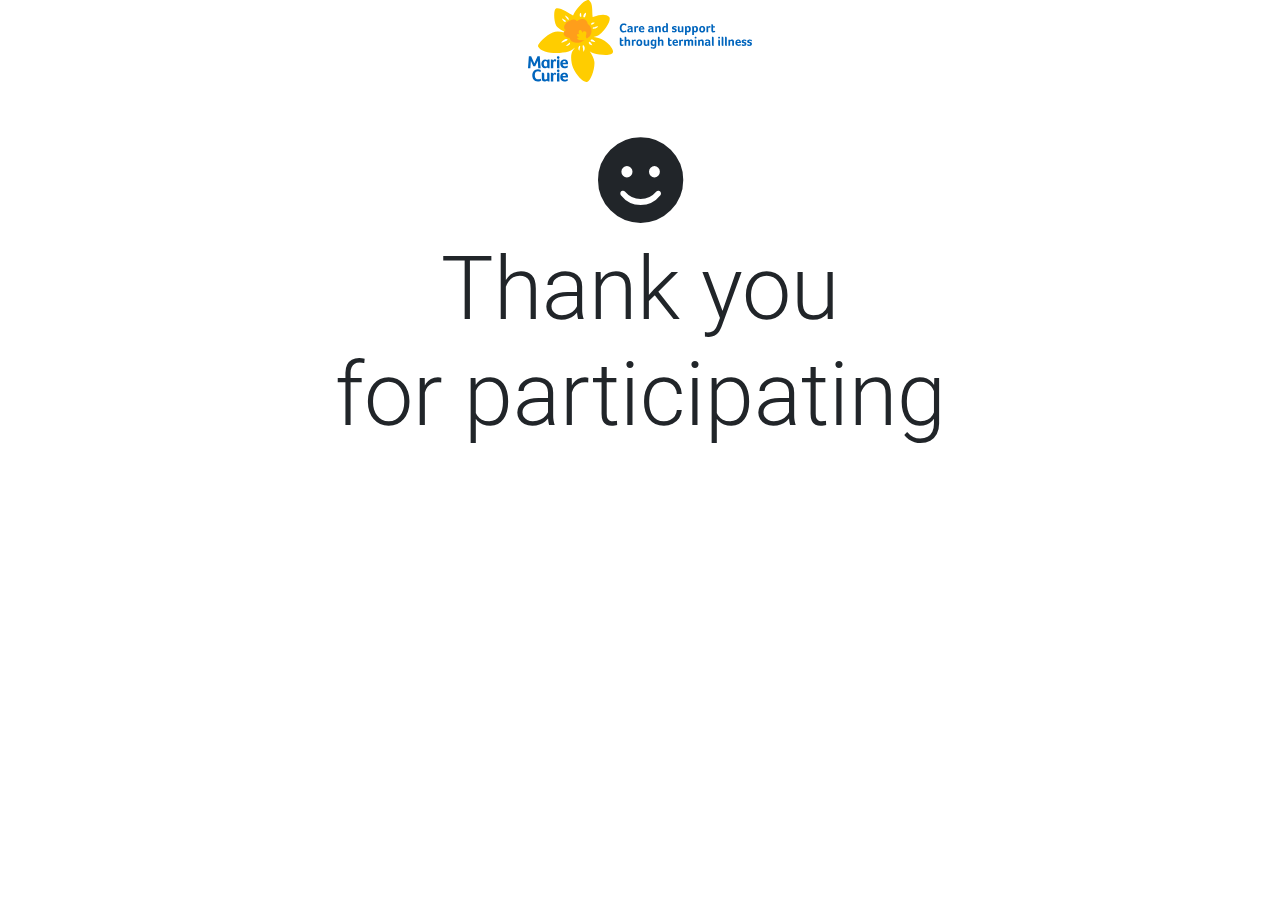
<file: no-conflicts/thank-you.html>
<!DOCTYPE html>
<html lang="en">

<head>
    <meta charset="UTF-8">
    <meta name="viewport" content="width=device-width, initial-scale=1.0">
    <meta http-equiv="X-UA-Compatible" content="ie=edge">
    <title>Marie Curie Care Coordination – Thank You</title>

    <link rel="stylesheet" href="https://maxcdn.bootstrapcdn.com/bootstrap/4.0.0/css/bootstrap.min.css" integrity="sha384-Gn5384xqQ1aoWXA+058RXPxPg6fy4IWvTNh0E263XmFcJlSAwiGgFAW/dAiS6JXm"
        crossorigin="anonymous">
    <link rel="stylesheet" href="https://use.fontawesome.com/releases/v5.0.6/css/all.css">
    <link rel="stylesheet" href="https://fonts.googleapis.com/css?family=Roboto:300,400,500,700,900">

    <link rel="stylesheet" href="css/animate.min.css">
</head>

<body class="text-center">
        <img alt="Marie Curie logo" class="img-fluid" src="img/logo-marie-curie.svg" style="max-width: 14rem;" />
        <br>
        <br>
        <br>
        <h1 class="display-2">
        <i class="animated infinite pulse fas fa-smile"></i>
        <br>
        <span class="">Thank you<br>for participating</span>
    </h1>

</body>

</html>
</file>
<file: no-conflicts/css/main.css>
/* common */

html,
body {
    -webkit-tap-highlight-color: transparent;
    -webkit-touch-callout: none;
    min-height: 100%;
    -webkit-text-size-adjust: 100%;
    -webkit-font-smoothing: antialiased;
}

html {
    overflow-x: hidden;
}

body {
    font-family: 'Roboto', sans-serif;
    overflow: hidden;
}

strong {
    font-weight: 500;
}

textarea {
    max-width: 18rem;
}

/* template */

@media (min-width: 1200px) {
    .container {
        max-width: 1240px;
    }
}

/* scheduler */

.schedule {
    margin: 0 auto;
    max-width: 1400px;
}

.schedule:not(.is-reviewed) td,
.schedule:not(.is-reviewed) th {
    border: 1px solid #ddd;
}

.schedule tr {
    transition: background 300ms ease-out;
}

/* states */

.is-unallocated {
    cursor: pointer;
}

.is-unallocated:empty:after {
    content: "Not Allocated";
}

/* iconography */

.fas {
    cursor: pointer;
}

/* themes */

.bg-muted {
    background: #7a99ac
}

.bg-dark {
    background: #486373;
}

.bg-light-gray {
    background: #dedede;
}

.bg-dark {
    background: #486373;
}

.bg-danger {
    background: #fbb29a !important;
}

.bg-success {
    background: #cdefa1 !important;
}

.bg-info-muted {
    background: #ffeb99;
}

.bg-donation-orange {
    background: #ff9e1b;
}

.text-donation-orange {
    color: #ff9e1b;
}

/* cards */

.nurse-card {
    border-left: 0.4rem solid #ff9e1b;
}

/* tables */

.table td,
.table th {
    vertical-align: middle;
}

th {
    font-weight: 500;
    min-height: 4rem;
    min-width: 20rem;
}

/* change width of cells when in review mode */

.is-reviewed th {
    min-width: 3rem;
    max-width: 6rem;
}
.col-bigger {
    min-width: 10rem !important;
    max-width: 10rem !important;
}
.is-reviewed .table td, .table th {
  padding: .25rem;
}

/* side nav */

.sidenav {
    height: 100%;
    position: fixed;
    right: 0;
    transform: translateX(24rem);
    transition: transform 300ms ease;
    z-index: 100;
}

.sidenav-menu {
    width: 4rem;
}

.sidenav-options {
    width: 24rem;
}

.sidenav-options>div:not(:last-child) {
    border-bottom: 1px solid white;
}

.sidenav.is-active {
    transform: translateX(0);
}

/* loader */

.loader,
.loader:after {
    border-radius: 50%;
    width: 10em;
    height: 10em;
}

.loader {
    margin: 60px auto;
    font-size: 10px;
    position: relative;
    text-indent: -9999em;
    border-top: 1.1em solid rgba(255, 205, 0, 0.2);
    border-right: 1.1em solid rgba(255, 205, 0, 0.2);
    border-bottom: 1.1em solid rgba(255, 205, 0, 0.2);
    border-left: 1.1em solid #ffcd00;
    -webkit-transform: translateZ(0);
    -ms-transform: translateZ(0);
    transform: translateZ(0);
    -webkit-animation: load8 1.1s infinite linear;
    animation: load8 1.1s infinite linear;
}

/* animations */

.animated {
    -webkit-animation-duration: 1s;
    animation-duration: 1s;
    -webkit-animation-fill-mode: both;
    animation-fill-mode: both;
}

@-webkit-keyframes load8 {
    0% {
        -webkit-transform: rotate(0deg);
        transform: rotate(0deg);
    }
    100% {
        -webkit-transform: rotate(360deg);
        transform: rotate(360deg);
    }
}

@keyframes load8 {
    0% {
        -webkit-transform: rotate(0deg);
        transform: rotate(0deg);
    }
    100% {
        -webkit-transform: rotate(360deg);
        transform: rotate(360deg);
    }
}

@-webkit-keyframes pulse {
    from {
        -webkit-transform: scale3d(1, 1, 1);
        transform: scale3d(1, 1, 1);
    }
    50% {
        -webkit-transform: scale3d(1.05, 1.05, 1.05);
        transform: scale3d(1.05, 1.05, 1.05);
    }
    to {
        -webkit-transform: scale3d(1, 1, 1);
        transform: scale3d(1, 1, 1);
    }
}

@keyframes pulse {
    from {
        -webkit-transform: scale3d(1, 1, 1);
        transform: scale3d(1, 1, 1);
    }
    50% {
        -webkit-transform: scale3d(1.05, 1.05, 1.05);
        transform: scale3d(1.05, 1.05, 1.05);
    }
    to {
        -webkit-transform: scale3d(1, 1, 1);
        transform: scale3d(1, 1, 1);
    }
}

.pulse {
    -webkit-animation-name: pulse;
    animation-name: pulse;
}
</file>
<file: conflicts/css/main.css>
/* common */

html,
body {
    -webkit-tap-highlight-color: transparent;
    -webkit-touch-callout: none;
    min-height: 100%;
    -webkit-text-size-adjust: 100%;
    -webkit-font-smoothing: antialiased;
}

html {
    overflow-x: hidden;
}

body {
    font-family: 'Roboto', sans-serif;
    overflow: hidden;
}

strong {
    font-weight: 500;
}

/* template */

@media (min-width: 1200px) {
    .container {
        max-width: 1240px;
    }
}

/* scheduler */

.schedule {
    margin: 0 auto;
    max-width: 1400px;
}

.schedule:not(.is-reviewed) td,
.schedule:not(.is-reviewed) th {
    border: 1px solid #ddd;
}

.schedule__rows {
    
}

.schedule tr {
    transition: background 300ms ease-out;
}

/* states */

.is-unallocated {
    cursor: pointer;
}

.is-unallocated:empty:after {
    content: "Not Allocated";
}

/* iconography */

.fas {
    cursor: pointer;
}

/* themes */

.bg-muted {
    background: #7a99ac
}

.bg-dark {
    background: #486373;
}

.bg-light-gray {
    background: #dedede;
}

.bg-dark {
    background: #486373;
}

.bg-danger {
    background: #fbb29a !important;
}

.bg-success {
    background: #cdefa1 !important;
}

.bg-info-muted {
    background: #ffeb99;
}

.bg-donation-orange {
    background: #ff9e1b;
}

.text-donation-orange {
    color: #ff9e1b;
}

/* cards */

.nurse-card {
    border-left: 0.4rem solid #ff9e1b;
}

/* tables */

.table td,
.table th {
    vertical-align: middle;
}

th {
    font-weight: 500;
    min-height: 4rem;
    min-width: 20rem;
}

/* change width of cells when in review mode */

.is-reviewed th {
    min-width: 6rem;
    max-width: 8rem;
}

.col-bigger {
    min-width: 10rem !important;
    max-width: 10rem !important;
}

.is-reviewed .table td,
.table th {
    padding: .25rem;
}

/* side nav */

.sidenav {
    height: 100%;
    position: fixed;
    right: 0;
    transform: translateX(24rem);
    transition: transform 300ms ease;
    z-index: 100;
}

.sidenav-menu {
    width: 4rem;
}

.sidenav-options {
    width: 24rem;
}

.sidenav-options>div:not(:last-child) {
    border-bottom: 1px solid white;
}

.sidenav.is-active {
    transform: translateX(0);
}

/* loader */

.loader,
.loader:after {
    border-radius: 50%;
    width: 10em;
    height: 10em;
}

.loader {
    margin: 60px auto;
    font-size: 10px;
    position: relative;
    text-indent: -9999em;
    border-top: 1.1em solid rgba(255, 205, 0, 0.2);
    border-right: 1.1em solid rgba(255, 205, 0, 0.2);
    border-bottom: 1.1em solid rgba(255, 205, 0, 0.2);
    border-left: 1.1em solid #ffcd00;
    -webkit-transform: translateZ(0);
    -ms-transform: translateZ(0);
    transform: translateZ(0);
    -webkit-animation: load8 1.1s infinite linear;
    animation: load8 1.1s infinite linear;
}

/* animations */

.animated {
    -webkit-animation-duration: 1s;
    animation-duration: 1s;
    -webkit-animation-fill-mode: both;
    animation-fill-mode: both;
}

@-webkit-keyframes load8 {
    0% {
        -webkit-transform: rotate(0deg);
        transform: rotate(0deg);
    }
    100% {
        -webkit-transform: rotate(360deg);
        transform: rotate(360deg);
    }
}

@keyframes load8 {
    0% {
        -webkit-transform: rotate(0deg);
        transform: rotate(0deg);
    }
    100% {
        -webkit-transform: rotate(360deg);
        transform: rotate(360deg);
    }
}

@-webkit-keyframes pulse {
    from {
        -webkit-transform: scale3d(1, 1, 1);
        transform: scale3d(1, 1, 1);
    }
    50% {
        -webkit-transform: scale3d(1.05, 1.05, 1.05);
        transform: scale3d(1.05, 1.05, 1.05);
    }
    to {
        -webkit-transform: scale3d(1, 1, 1);
        transform: scale3d(1, 1, 1);
    }
}

@keyframes pulse {
    from {
        -webkit-transform: scale3d(1, 1, 1);
        transform: scale3d(1, 1, 1);
    }
    50% {
        -webkit-transform: scale3d(1.05, 1.05, 1.05);
        transform: scale3d(1.05, 1.05, 1.05);
    }
    to {
        -webkit-transform: scale3d(1, 1, 1);
        transform: scale3d(1, 1, 1);
    }
}

.pulse {
    -webkit-animation-name: pulse;
    animation-name: pulse;
}
</file>
<file: no-conflicts/css/dragula.min.css>
.gu-mirror{position:fixed!important;margin:0!important;z-index:9999!important;opacity:.8;-ms-filter:"progid:DXImageTransform.Microsoft.Alpha(Opacity=80)";filter:alpha(opacity=80)}.gu-hide{display:none!important}.gu-unselectable{-webkit-user-select:none!important;-moz-user-select:none!important;-ms-user-select:none!important;user-select:none!important}.gu-transit{opacity:.2;-ms-filter:"progid:DXImageTransform.Microsoft.Alpha(Opacity=20)";filter:alpha(opacity=20)}
</file>
<file: conflicts/css/dragula.min.css>
.gu-mirror{position:fixed!important;margin:0!important;z-index:9999!important;opacity:.8;-ms-filter:"progid:DXImageTransform.Microsoft.Alpha(Opacity=80)";filter:alpha(opacity=80)}.gu-hide{display:none!important}.gu-unselectable{-webkit-user-select:none!important;-moz-user-select:none!important;-ms-user-select:none!important;user-select:none!important}.gu-transit{opacity:.2;-ms-filter:"progid:DXImageTransform.Microsoft.Alpha(Opacity=20)";filter:alpha(opacity=20)}
</file>
